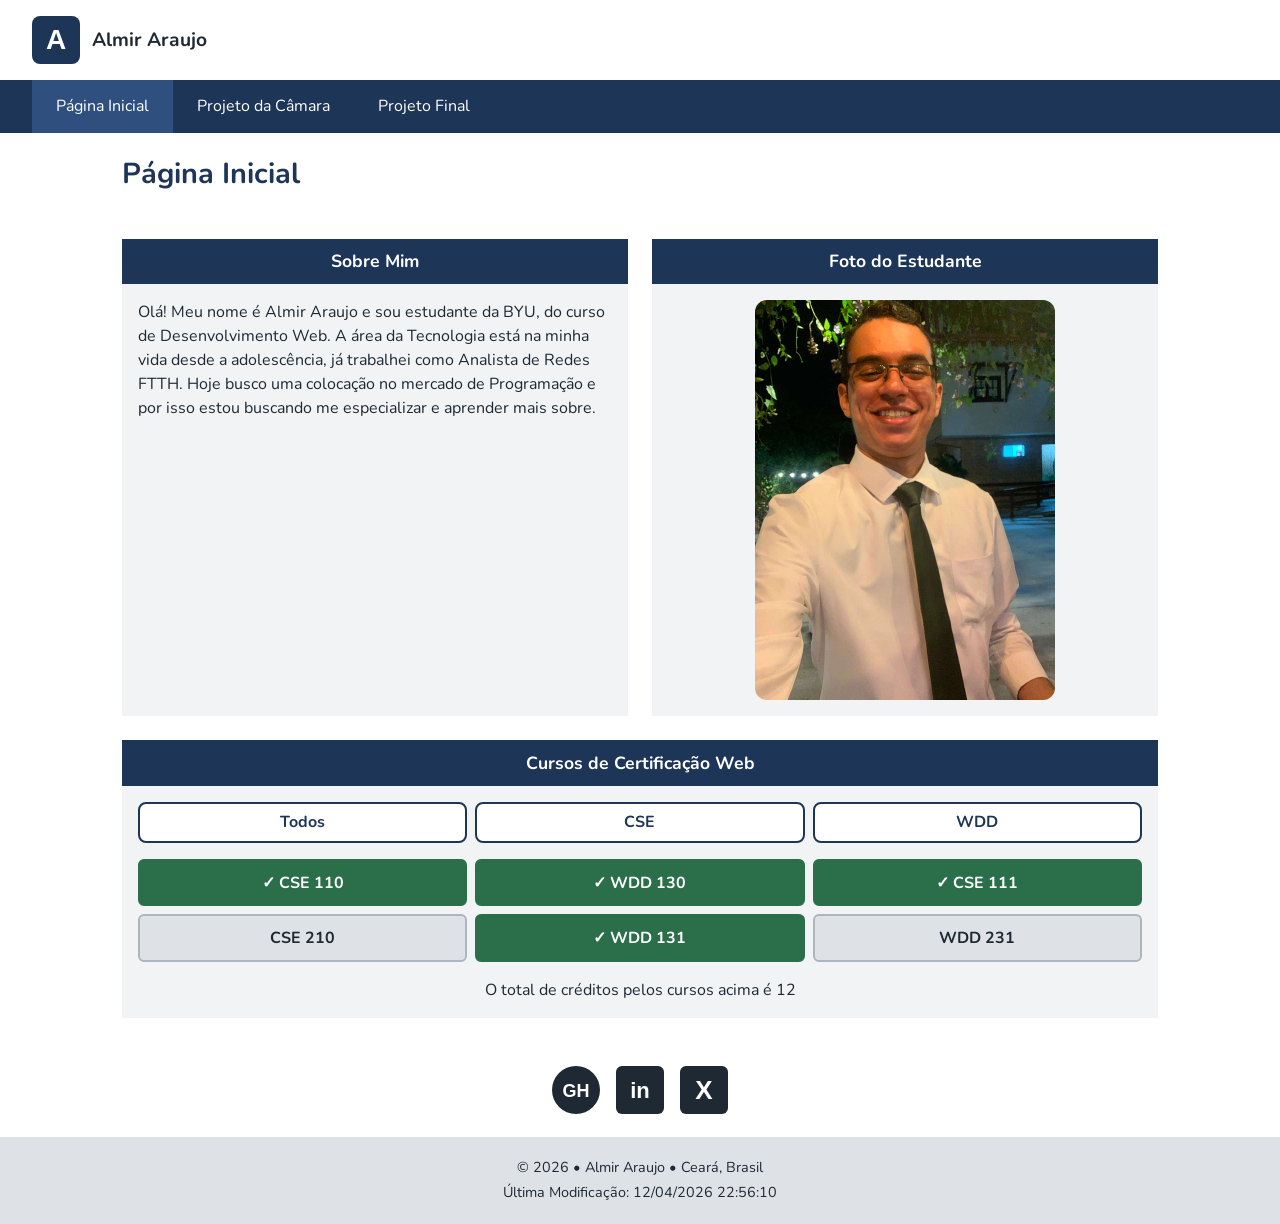
<file: index.html>
<!DOCTYPE html>
<html lang="pt-br">

<head>
  <meta charset="UTF-8">
  <meta name="viewport" content="width=device-width, initial-scale=1.0">

  <title>Página Inicial | Almir Araujo</title>
  <meta name="description" content="Página inicial de Almir Araujo, estudante de desenvolvimento web, com informações pessoais e os cursos do certificado de Programação de Computadores e Web.">
  <meta name="author" content="Almir Araujo">

  <meta property="og:title" content="Almir Araujo">
  <meta property="og:description" content="Página inicial de Almir Araujo, estudante de desenvolvimento web, com informações pessoais e os cursos do certificado de Programação de Computadores e Web.">
  <meta property="og:image" content="https://www.apple.com/ac/structured-data/images/open_graph_logo.png?202110180743" />
  <meta property="og:url" content="https://almiraraujo1.github.io/wdd231">

  <link rel="icon" href="imagens/logo.svg" type="image/svg+xml">
  <link rel="icon" href="imagens/favicon.ico">

  <!-- Fonte do Google Fonts (Nunito) -->
  <link rel="preconnect" href="https://fonts.googleapis.com">
  <link rel="preconnect" href="https://fonts.gstatic.com" crossorigin>
  <link href="https://fonts.googleapis.com/css2?family=Nunito:wght@400;700&display=swap" rel="stylesheet">

  <!-- CSS -->
  <link rel="stylesheet" href="estilos/normalize.css">
  <link rel="stylesheet" href="estilos/telas-pequenas.css">
  <link rel="stylesheet" href="estilos/telas-grandes.css">

  <!-- JavaScript-->
  <script src="scripts/navegacao.js" defer></script>
  <script src="scripts/data.js" defer></script>
  <script src="scripts/curso.js" defer></script>

</head>

<body>

  <!-- CABEÇALHO: Menu hambúrguer -->
  <header>
    <div class="marca">
      <img src="imagens/logo.svg" alt="Logotipo do site" width="48" height="48">
      <span class="nome-site">Almir Araujo</span>
    </div>

    <!-- Obs: O botão só aparece em telas pequenas (o CSS esconde nas grandes) -->
    <button id="botaoMenu" type="button" aria-label="Abrir menu" aria-expanded="false" aria-controls="menu">☰</button>
  </header>

  <nav aria-label="Menu principal">
    <ul id="menu" class="menu">
      <li><a href="index.html" aria-current="page">Página Inicial</a></li>
      <li><a href="camara/index.html">Projeto da Câmara</a></li>
      <li><a href="final/index.html">Projeto Final</a></li>
    </ul>
  </nav>

  <main>
    <h1>Página Inicial</h1>

    <section class="sobre-mim">
      <h2>Sobre Mim</h2>
      <p>Olá! Meu nome é Almir Araujo e sou estudante da BYU, do curso de Desenvolvimento Web. A área da Tecnologia está na minha vida desde a adolescência, já trabalhei como Analista de Redes FTTH. Hoje busco uma colocação no mercado de Programação e por isso estou buscando me especializar e aprender mais sobre.</p>
    </section>

    <section class="foto">
      <h2>Foto do Estudante</h2>
      <img src="imagens/perfil.jpg" alt="Foto de Almir Araujo" width="300" height="300">
    </section>

    <section class="cursos">
      <h2>Cursos de Certificação Web</h2>

      <div class="filtros">
        <button id="botaoTodos" type="button">Todos</button>
        <button id="botaoCSE" type="button">CSE</button>
        <button id="botaoWDD" type="button">WDD</button>
      </div>

      <ul id="listaCursos"></ul>

      <p class="creditos">O total de créditos pelos cursos acima é <span id="totalCreditos">0</span></p>
    </section>
  </main>

  <footer>
    <div class="redes">
      <a href="https://almiraraujo1.github.io/wdd231" target="_blank" rel="noopener" aria-label="GitHub">
        <img src="imagens/github.svg" alt="" width="48" height="48">
      </a>
      <a href="https://www.linkedin.com/in/francisco-almir-de-araujo-8a697866" target="_blank" rel="noopener" aria-label="LinkedIn">
        <img src="imagens/linkedin.svg" alt="" width="48" height="48">
      </a>
      <a href="https://x.com/AlmirAraujo1" target="_blank" rel="noopener" aria-label="X">
        <img src="imagens/redesocial.svg" alt="" width="48" height="48">
      </a>
    </div>

    <div class="rodape-texto">
      <p>&copy; <span id="anoAtual"></span> &bull; Almir Araujo &bull; Ceará, Brasil</p>
      <p id="ultimaModificacao"></p>
    </div>
  </footer>

</body>

</html>
</file>
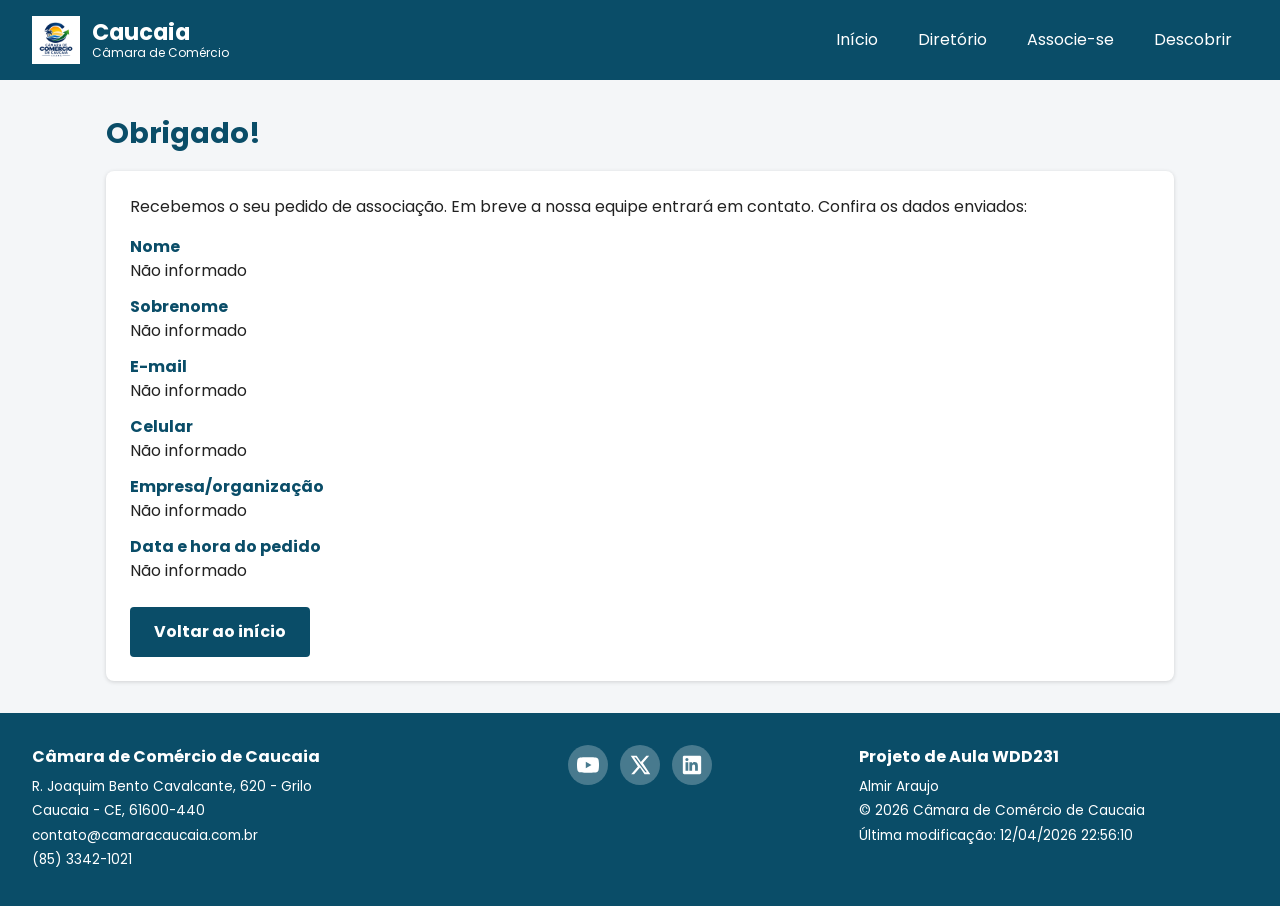
<file: camara/agradecimento.html>
<!DOCTYPE html>
<html lang="pt-BR">
<head>
  <meta charset="UTF-8">
  <meta name="viewport" content="width=device-width, initial-scale=1.0">

  <title>Obrigado | Câmara de Comércio de Caucaia</title>
  <meta name="description" content="Recebemos o seu pedido de associação à Câmara de Comércio de Caucaia.">
  <meta name="author" content="Almir Araujo">

  <!-- Favicon -->
  <link rel="icon" href="imagens/favicon.png" type="image/png">

  <!-- Metas do Facebook (Open Graph) -->
  <meta property="og:title" content="Obrigado | Câmara de Comércio de Caucaia">
  <meta property="og:description" content="Recebemos o seu pedido de associação à Câmara de Comércio de Caucaia.">
  <meta property="og:image" content="https://almiraraujo1.github.io/wdd231/camara/imagens/hero_camara_caucaia.jpg">
  <meta property="og:url" content="https://almiraraujo1.github.io/wdd231/camara/agradecimento.html">
  <meta property="og:type" content="website">

  <!-- Google Fonts -->
  <link rel="preconnect" href="https://fonts.googleapis.com">
  <link rel="preconnect" href="https://fonts.gstatic.com" crossorigin>
  <link href="https://fonts.googleapis.com/css2?family=Poppins:wght@400;700&display=swap" rel="stylesheet">

  <!-- CSS -->
  <link rel="stylesheet" href="estilos/normalize.css">
  <link rel="stylesheet" href="estilos/telas-pequenas.css">
  <link rel="stylesheet" href="estilos/telas-grandes.css">

  <!-- JavaScript -->
  <script src="scripts/navegacao.js" defer></script>
  <script src="scripts/agradecimento.js" defer></script>
</head>
<body>

  <!-- ========== CABEÇALHO ========== -->
  <header>
    <a href="index.html" class="marca">
      <img src="imagens/favicon.png" alt="Logo da Câmara de Comércio de Caucaia" width="48" height="48">
      <span class="marca-texto">
        <span class="nome-site">Caucaia</span>
        <span class="subtitulo-site">Câmara de Comércio</span>
      </span>
    </a>

    <button id="menu-botao" class="botao-menu" aria-label="Abrir menu" aria-expanded="false">☰</button>

    <nav id="menu-principal">
      <ul>
        <li><a href="index.html">Início</a></li>
        <li><a href="diretorio.html">Diretório</a></li>
        <li><a href="associacao.html">Associe-se</a></li>
        <li><a href="diretorio.html">Descobrir</a></li>
      </ul>
    </nav>
  </header>

  <!-- ========== CONTEÚDO PRINCIPAL ========== -->
  <main>
    <h1 class="titulo-pagina">Obrigado<span id="saudacao"></span>!</h1>

    <section class="agradecimento">
      <p>Recebemos o seu pedido de associação. Em breve a nossa equipe entrará em contato. Confira os dados enviados:</p>

      <dl class="dados-enviados">
        <dt>Nome</dt>
        <dd id="dado-nome"></dd>

        <dt>Sobrenome</dt>
        <dd id="dado-sobrenome"></dd>

        <dt>E-mail</dt>
        <dd id="dado-email"></dd>

        <dt>Celular</dt>
        <dd id="dado-celular"></dd>

        <dt>Empresa/organização</dt>
        <dd id="dado-empresa"></dd>

        <dt>Data e hora do pedido</dt>
        <dd id="dado-datahora"></dd>
      </dl>

      <a href="index.html" class="botao-voltar">Voltar ao início</a>
    </section>
  </main>

  <!-- ========== RODAPÉ ========== -->
  <footer>
    <div class="rodape-contato">
      <p class="rodape-titulo">Câmara de Comércio de Caucaia</p>
      <p>R. Joaquim Bento Cavalcante, 620 - Grilo</p>
      <p>Caucaia - CE, 61600-440</p>
      <p>contato@camaracaucaia.com.br</p>
      <p>(85) 3342-1021</p>
    </div>

    <div class="rodape-redes">
      <a href="https://www.youtube.com" target="_blank" rel="noopener">
        <img src="imagens/youtube.svg" alt="YouTube" width="24" height="24">
      </a>
      <a href="https://x.com" target="_blank" rel="noopener">
        <img src="imagens/redesocialx.svg" alt="X" width="24" height="24">
      </a>
      <a href="https://www.linkedin.com" target="_blank" rel="noopener">
        <img src="imagens/linkedin.svg" alt="LinkedIn" width="24" height="24">
      </a>
    </div>

    <div class="rodape-projeto">
      <p class="rodape-titulo">Projeto de Aula WDD231</p>
      <p>Almir Araujo</p>
      <p>&copy; <span id="ano"></span> Câmara de Comércio de Caucaia</p>
      <p>Última modificação: <span id="ultima-modificacao"></span></p>
    </div>
  </footer>

</body>
</html>
</file>
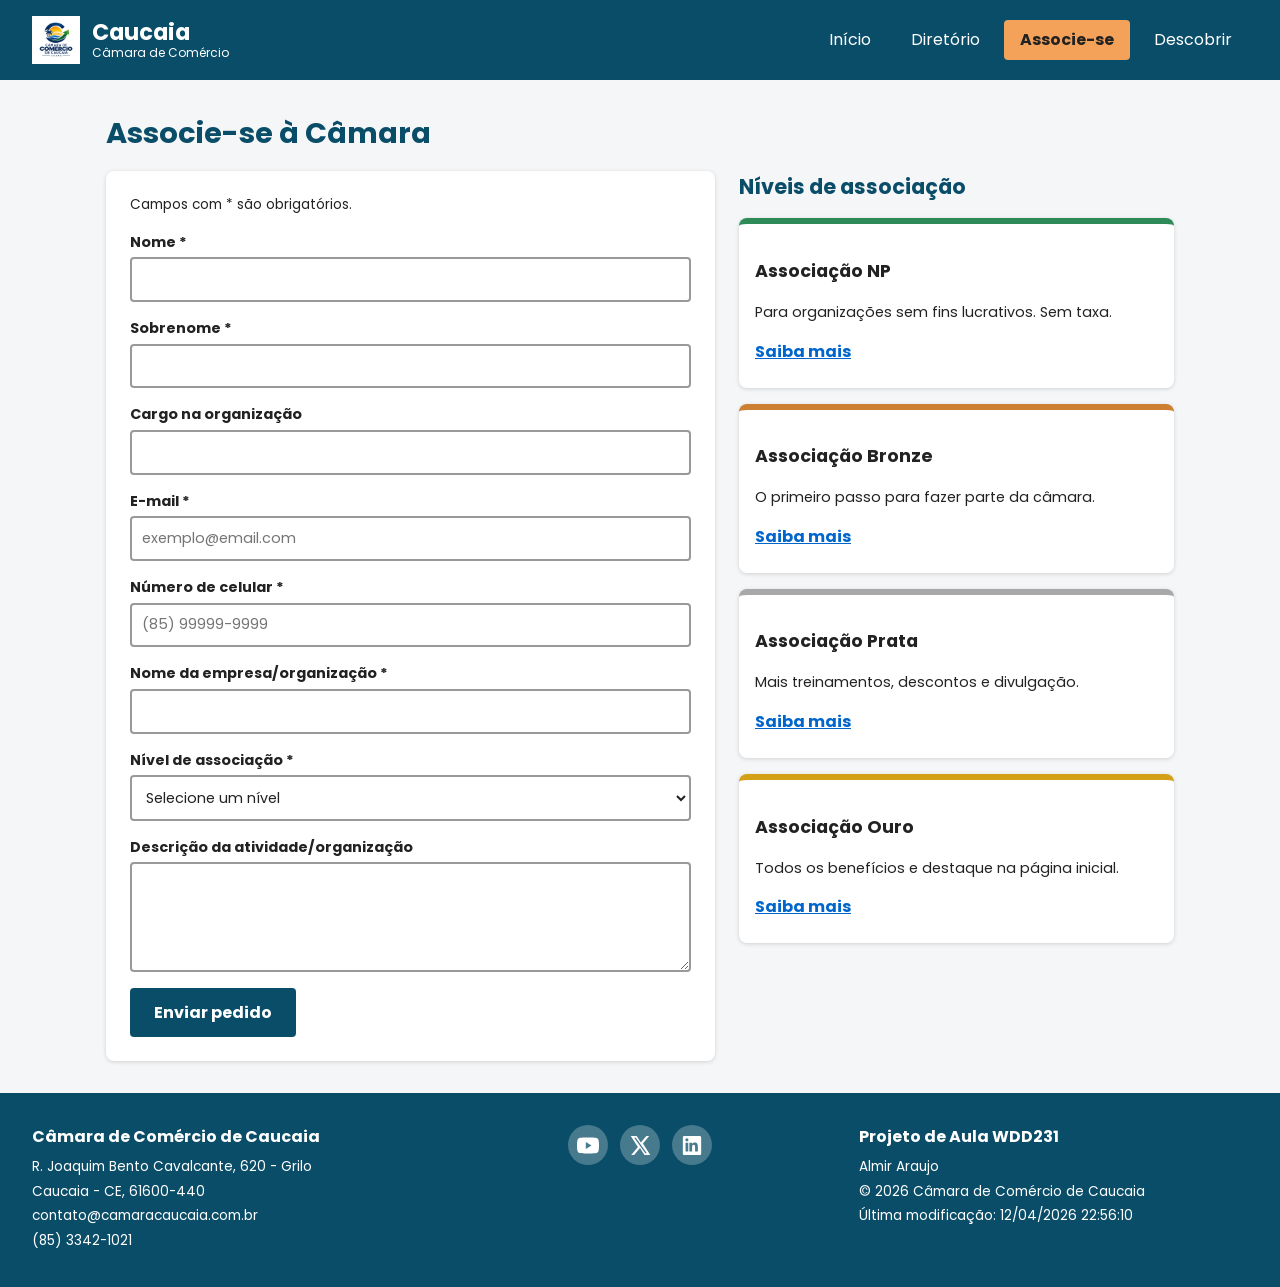
<file: camara/associacao.html>
<!DOCTYPE html>
<html lang="pt-BR">
<head>
  <meta charset="UTF-8">
  <meta name="viewport" content="width=device-width, initial-scale=1.0">

  <title>Associe-se | Câmara de Comércio de Caucaia</title>
  <meta name="description" content="Peça a sua associação à Câmara de Comércio de Caucaia. Conheça os níveis NP, Bronze, Prata e Ouro e preencha o formulário.">
  <meta name="author" content="Almir Araujo">

  <!-- Favicon -->
  <link rel="icon" href="imagens/favicon.png" type="image/png">

  <!-- Metas do Facebook (Open Graph) -->
  <meta property="og:title" content="Associe-se | Câmara de Comércio de Caucaia">
  <meta property="og:description" content="Conheça os níveis de associação e faça parte da Câmara de Comércio de Caucaia.">
  <meta property="og:image" content="https://almiraraujo1.github.io/wdd231/camara/imagens/hero_camara_caucaia.jpg">
  <meta property="og:url" content="https://almiraraujo1.github.io/wdd231/camara/associacao.html">
  <meta property="og:type" content="website">

  <!-- Google Fonts -->
  <link rel="preconnect" href="https://fonts.googleapis.com">
  <link rel="preconnect" href="https://fonts.gstatic.com" crossorigin>
  <link href="https://fonts.googleapis.com/css2?family=Poppins:wght@400;700&display=swap" rel="stylesheet">

  <!-- CSS -->
  <link rel="stylesheet" href="estilos/normalize.css">
  <link rel="stylesheet" href="estilos/telas-pequenas.css">
  <link rel="stylesheet" href="estilos/telas-grandes.css">

  <!-- JavaScript -->
  <script src="scripts/navegacao.js" defer></script>
  <script src="scripts/associacao.js" defer></script>
</head>
<body>

  <!-- ========== CABEÇALHO ========== -->
  <header>
    <a href="index.html" class="marca">
      <img src="imagens/favicon.png" alt="Logo da Câmara de Comércio de Caucaia" width="48" height="48">
      <span class="marca-texto">
        <span class="nome-site">Caucaia</span>
        <span class="subtitulo-site">Câmara de Comércio</span>
      </span>
    </a>

    <button id="menu-botao" class="botao-menu" aria-label="Abrir menu" aria-expanded="false">☰</button>

    <nav id="menu-principal">
      <ul>
        <li><a href="index.html">Início</a></li>
        <li><a href="diretorio.html">Diretório</a></li>
        <li><a href="associacao.html" aria-current="page" class="ativo">Associe-se</a></li>
        <li><a href="diretorio.html">Descobrir</a></li>
      </ul>
    </nav>
  </header>

  <!-- ========== CONTEÚDO PRINCIPAL ========== -->
  <main>
    <h1 class="titulo-pagina">Associe-se à Câmara</h1>

    <div class="associacao">

      <!-- Formulário: método get, envia para a página de agradecimento -->
      <form action="agradecimento.html" method="get" class="formulario">
        <p class="nota-obrigatorio">Campos com * são obrigatórios.</p>

        <label>
          <span>Nome *</span>
          <input type="text" id="nome" name="nome" title="Digite o seu nome" autocomplete="given-name" required>
        </label>

        <label>
          <span>Sobrenome *</span>
          <input type="text" id="sobrenome" name="sobrenome" title="Digite o seu sobrenome" autocomplete="family-name" required>
        </label>

        <!-- pattern: só letras, espaços e hífens, com no mínimo 7 caracteres -->
        <label>
          <span>Cargo na organização</span>
          <input type="text" id="cargo" name="cargo" title="Use apenas letras, espaços e hífens (mínimo de 7 caracteres)" autocomplete="cargo-na-organizacao" pattern="[A-Za-zÀ-ÿ \-]{7,}">
        </label>

        <label>
          <span>E-mail *</span>
          <input type="email" id="email" name="email" title="Digite o seu e-mail" autocomplete="email" placeholder="exemplo@email.com" required>
        </label>

        <label>
          <span>Número de celular *</span>
          <input type="tel" id="celular" name="celular" title="Digite o seu celular com DDD, por exemplo (85) 99999-9999" autocomplete="tel" placeholder="(85) 99999-9999" pattern="\(?\d{2}\)?\s?9?\d{4}-?\d{4}" required>
        </label>

        <label>
          <span>Nome da empresa/organização *</span>
          <input type="text" id="empresa" name="empresa" title="Digite o nome da sua empresa ou organização" autocomplete="organizacao" required>
        </label>

        <label>
          <span>Nível de associação *</span>
          <select id="nivel" name="nivel" title="Escolha o nível de associação" autocomplete="off" required>
            <option value="">Selecione um nível</option>
            <option value="np">Associação NP (sem fins lucrativos, sem taxa)</option>
            <option value="bronze">Associação Bronze</option>
            <option value="silver">Associação Prata</option>
            <option value="gold">Associação Ouro</option>
          </select>
        </label>

        <label>
          <span>Descrição da atividade/organização</span>
          <textarea id="descricao" name="descricao" rows="4" title="Conte um pouco sobre a sua atividade ou organização" autocomplete="off"></textarea>
        </label>

        <!-- Pulo do Gato-Campo oculto: o JavaScript coloca aqui a data e a hora em que a página abriu -->
        <input type="hidden" id="timestamp" name="timestamp">

        <button type="submit" class="botao-enviar">Enviar pedido</button>
      </form>

      <!-- Cartões dos níveis (embaixo do formulário no celular, à direita no computador) -->
      <section class="niveis" aria-labelledby="titulo-niveis">
        <h2 id="titulo-niveis">Níveis de associação</h2>

        <div class="niveis-lista">
          <article class="nivel-cartao nivel-np">
            <h3>Associação NP</h3>
            <p>Para organizações sem fins lucrativos. Sem taxa.</p>
            <a href="diretorio.html" class="link-modal" data-modal="modal-np">Saiba mais</a>
          </article>

          <article class="nivel-cartao nivel-bronze">
            <h3>Associação Bronze</h3>
            <p>O primeiro passo para fazer parte da câmara.</p>
            <a href="diretorio.html" class="link-modal" data-modal="modal-bronze">Saiba mais</a>
          </article>

          <article class="nivel-cartao nivel-prata">
            <h3>Associação Prata</h3>
            <p>Mais treinamentos, descontos e divulgação.</p>
            <a href="diretorio.html" class="link-modal" data-modal="modal-prata">Saiba mais</a>
          </article>

          <article class="nivel-cartao nivel-ouro">
            <h3>Associação Ouro</h3>
            <p>Todos os benefícios e destaque na página inicial.</p>
            <a href="diretorio.html" class="link-modal" data-modal="modal-ouro">Saiba mais</a>
          </article>
        </div>
      </section>

    </div>

    <!-- ===== Modais (janelas com os benefícios de cada nível) ===== -->
    <dialog id="modal-np" class="modal" aria-labelledby="titulo-modal-np">
      <h2 id="titulo-modal-np">Associação NP</h2>
      <p><strong>Taxa:</strong> gratuita</p>
      <ul>
        <li>Para organizações sem fins lucrativos</li>
        <li>Cadastro no diretório de empresas</li>
        <li>Convites para eventos abertos</li>
        <li>Boletim mensal com as novidades</li>
      </ul>
      <button type="button" class="botao-fechar">Fechar</button>
    </dialog>

    <dialog id="modal-bronze" class="modal" aria-labelledby="titulo-modal-bronze">
      <h2 id="titulo-modal-bronze">Associação Bronze</h2>
      <p><strong>Taxa:</strong> R$ 80 por mês</p>
      <ul>
        <li>Tudo da Associação NP</li>
        <li>Link para o seu site no diretório</li>
        <li>1 treinamento por semestre</li>
        <li>10% de desconto em eventos</li>
      </ul>
      <button type="button" class="botao-fechar">Fechar</button>
    </dialog>

    <dialog id="modal-prata" class="modal" aria-labelledby="titulo-modal-prata">
      <h2 id="titulo-modal-prata">Associação Prata</h2>
      <p><strong>Taxa:</strong> R$ 150 por mês</p>
      <ul>
        <li>Tudo da Associação Bronze</li>
        <li>2 treinamentos por semestre</li>
        <li>20% de desconto em eventos</li>
        <li>Divulgação nas redes sociais da câmara</li>
        <li>Chance de aparecer em destaque na página inicial</li>
      </ul>
      <button type="button" class="botao-fechar">Fechar</button>
    </dialog>

    <dialog id="modal-ouro" class="modal" aria-labelledby="titulo-modal-ouro">
      <h2 id="titulo-modal-ouro">Associação Ouro</h2>
      <p><strong>Taxa:</strong> R$ 300 por mês</p>
      <ul>
        <li>Tudo da Associação Prata</li>
        <li>Treinamentos ilimitados</li>
        <li>30% de desconto em eventos</li>
        <li>Eventos exclusivos para membros Ouro</li>
        <li>Posição de destaque na página inicial</li>
        <li>Espaço de publicidade nos eventos da câmara</li>
      </ul>
      <button type="button" class="botao-fechar">Fechar</button>
    </dialog>

  </main>

  <!-- ========== RODAPÉ ========== -->
  <footer>
    <div class="rodape-contato">
      <p class="rodape-titulo">Câmara de Comércio de Caucaia</p>
      <p>R. Joaquim Bento Cavalcante, 620 - Grilo</p>
      <p>Caucaia - CE, 61600-440</p>
      <p>contato@camaracaucaia.com.br</p>
      <p>(85) 3342-1021</p>
    </div>

    <div class="rodape-redes">
      <a href="https://www.youtube.com" target="_blank" rel="noopener">
        <img src="imagens/youtube.svg" alt="YouTube" width="24" height="24">
      </a>
      <a href="https://x.com" target="_blank" rel="noopener">
        <img src="imagens/redesocialx.svg" alt="X" width="24" height="24">
      </a>
      <a href="https://www.linkedin.com" target="_blank" rel="noopener">
        <img src="imagens/linkedin.svg" alt="LinkedIn" width="24" height="24">
      </a>
    </div>

    <div class="rodape-projeto">
      <p class="rodape-titulo">Projeto de Aula WDD231</p>
      <p>Almir Araujo</p>
      <p>&copy; <span id="ano"></span> Câmara de Comércio de Caucaia</p>
      <p>Última modificação: <span id="ultima-modificacao"></span></p>
    </div>
  </footer>

</body>
</html>
</file>
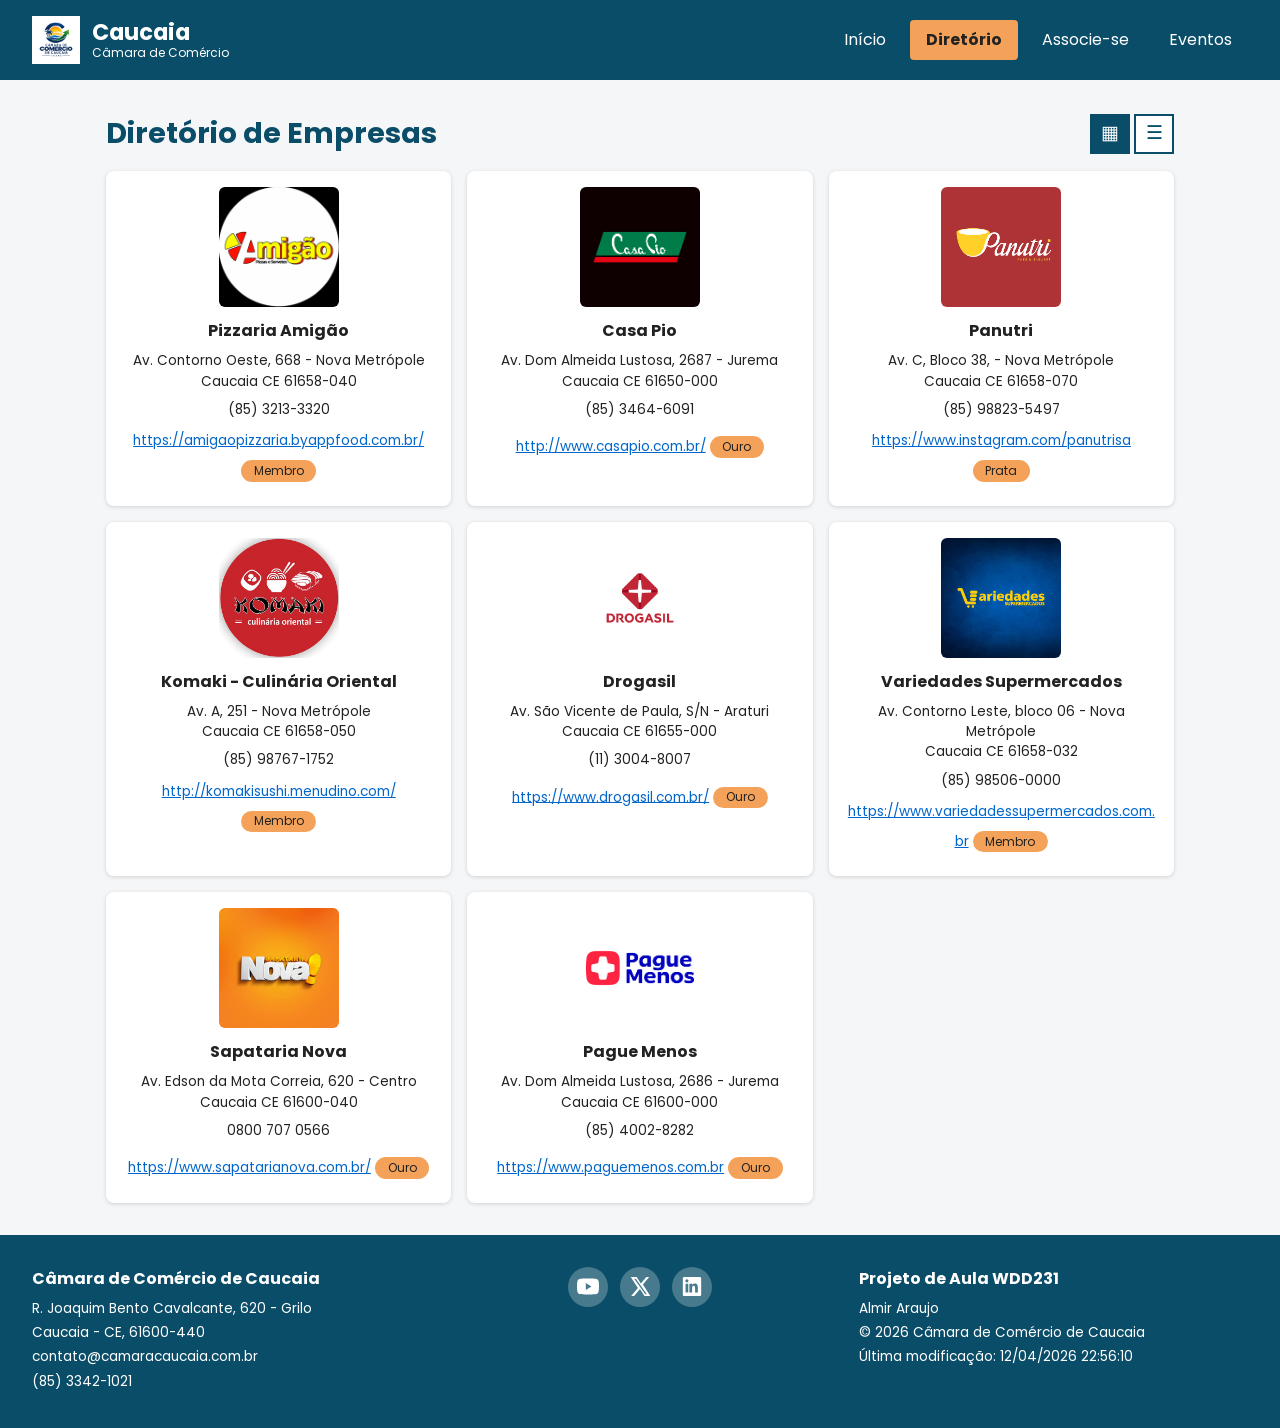
<file: camara/diretorio.html>
<!DOCTYPE html>
<html lang="pt-BR">
<head>
  <meta charset="UTF-8">
  <meta name="viewport" content="width=device-width, initial-scale=1.0">

  <title>Diretório de Empresas | Câmara de Comércio de Caucaia</title>
  <meta name="description" content="Conheça as empresas associadas à Câmara de Comércio de Caucaia, no Ceará: endereços, telefones e sites dos negócios da nossa cidade.">
  <meta name="author" content="Almir Araujo">

  <!-- Favicon -->
  <link rel="icon" href="imagens/favicon.png" type="image/png">

  <!-- Metas do Facebook (Open Graph) -->
  <meta property="og:title" content="Diretório de Empresas | Câmara de Comércio de Caucaia">
  <meta property="og:description" content="Conheça as empresas associadas à Câmara de Comércio de Caucaia e apoie o comércio local.">
  <meta property="og:image" content="https://almiraraujo1.github.io/wdd231/camara/imagens/favicon.svg">
  <meta property="og:url" content="https://almiraraujo1.github.io/wdd231/camara/diretorio.html">
  <meta property="og:type" content="website">

  <!-- CSS -->
  <link rel="preconnect" href="https://fonts.googleapis.com">
  <link rel="preconnect" href="https://fonts.gstatic.com" crossorigin>
  <link href="https://fonts.googleapis.com/css2?family=Poppins:wght@400;700&display=swap" rel="stylesheet">
  
  <link rel="stylesheet" href="estilos/normalize.css">
  <link rel="stylesheet" href="estilos/telas-pequenas.css">
  <link rel="stylesheet" href="estilos/telas-grandes.css">

  <!-- JavaScript -->
  <script src="scripts/navegacao.js" defer></script>
  <script src="scripts/diretorio.js" defer></script>
</head>
<body>

  <!-- ========== CABEÇALHO ========== -->
  <header>
    <a href="index.html" class="marca">
      <img src="imagens/favicon.png" alt="Logo da Câmara de Comércio de Caucaia" width="48" height="48">
      <span class="marca-texto">
        <span class="nome-site">Caucaia</span>
        <span class="subtitulo-site">Câmara de Comércio</span>
      </span>
    </a>

    <!-- Botão do menu (só aparece no celular) -->
    <button id="menu-botao" class="botao-menu" aria-label="Abrir menu" aria-expanded="false">☰</button>

    <!-- Navegação principal -->
    <nav id="menu-principal">
      <ul>
        <li><a href="index.html">Início</a></li>
        <li><a href="diretorio.html" aria-current="page" class="ativo">Diretório</a></li>
        <li><a href="associacao.html">Associe-se</a></li>
        <li><a href="diretorio.html">Eventos</a></li>
      </ul>
    </nav>
  </header>

  <!-- ========== CONTEÚDO PRINCIPAL ========== -->
  <main>
    <div class="topo-diretorio">
      <h1>Diretório de Empresas</h1>

      <!-- Botões(Grade e Lista) -->
      <div class="botoes-visao">
        <button id="botao-grade" class="ativo" aria-label="Ver em grade" aria-pressed="true">▦</button>
        <button id="botao-lista" aria-label="Ver em lista" aria-pressed="false">☰</button>
      </div>
    </div>

    <!-- Criação cartões das empresas - JavaScript -->
    <section id="membros" class="grade">
      <p>Carregando empresas...</p>
    </section>
  </main>

  <!-- ========== RODAPÉ ========== -->
  <footer>
  <div class="rodape-contato">
    <p class="rodape-titulo">Câmara de Comércio de Caucaia</p>
    <p>R. Joaquim Bento Cavalcante, 620 - Grilo</p>
    <p>Caucaia - CE, 61600-440</p>
    <p>contato@camaracaucaia.com.br</p>
    <p>(85) 3342-1021</p>
  </div>

  <div class="rodape-redes">
    <a href="https://www.youtube.com" target="_blank" rel="noopener">
      <img src="imagens/youtube.svg" alt="YouTube" width="24" height="24">
    </a>
    <a href="https://x.com" target="_blank" rel="noopener">
      <img src="imagens/redesocialx.svg" alt="X" width="24" height="24">
    </a>
    <a href="https://www.linkedin.com" target="_blank" rel="noopener">
      <img src="imagens/linkedin.svg" alt="LinkedIn" width="24" height="24">
    </a>
  </div>

  <div class="rodape-projeto">
    <p class="rodape-titulo">Projeto de Aula WDD231</p>
    <p>Almir Araujo</p>
    <p>&copy; <span id="ano"></span> Câmara de Comércio de Caucaia</p>
    <p>Última modificação: <span id="ultima-modificacao"></span></p>
  </div>
  </footer>

</body>
</html>
</file>
<file: estilos/telas-pequenas.css>
:root {
  --cor-escura: #1d3557;
  --cor-destaque: #2f4f7f;
  --cor-hover: #3d5f94;
  --cor-clara: #f1f3f5;
  --cor-cartao: #dee2e6;
  --cor-texto: #1f2933;
  --cor-concluido: #2a6f4a;
}

* {
  box-sizing: border-box;
}

body {
  font-family: "Nunito", Arial, sans-serif;
  color: var(--cor-texto);
  background-color: #ffffff;
  line-height: 1.5;
}

header {
  display: flex;
  justify-content: space-between; 
  align-items: center;
  padding: 0.5rem 1rem;
}

.marca {
  display: flex;
  align-items: center;
  gap: 0.75rem;
}

.nome-site {
  font-size: 1.2rem;
  font-weight: 700;
}

#botaoMenu {
  width: 48px;
  height: 48px;
  font-size: 1.5rem;
  color: var(--cor-escura);
  background-color: var(--cor-clara);
  border: 2px solid var(--cor-escura);
  border-radius: 4px;
  cursor: pointer;
}

nav {
  background-color: var(--cor-escura);
  color: #ffffff; 
}

.menu {
  display: none;
  list-style: none;
  margin: 0;
  padding: 0;
}

.menu.aberto {
  display: block;
}

.menu a {
  display: block;
  padding: 0.9rem 1rem;
  color: #ffffff;
  text-decoration: none;
  border-top: 1px solid var(--cor-destaque);
}

.menu a:hover {
  background-color: var(--cor-hover);
}

.menu a[aria-current="page"] {
  background-color: var(--cor-destaque);
}

main {
  padding: 0 1rem 1.5rem 1rem; 
}

h1 {
  font-size: 1.8rem;
  color: var(--cor-escura);
}

section {
  background-color: var(--cor-clara);
  margin-bottom: 1.5rem;
  padding-bottom: 1rem;
}

h2 {
  margin: 0 0 1rem 0;
  padding: 0.6rem;
  font-size: 1.1rem;
  text-align: center;
  color: #ffffff;
  background-color: var(--cor-escura);
}

section p {
  margin: 0;
  padding: 0 1rem;
}

.foto img {
  display: block;
  width: 100%;
  max-width: 300px;
  height: auto;
  margin: 0 auto;
  border-radius: 12px;
}

/* ----- Cursos ----- */
.filtros {
  display: flex;
  gap: 0.5rem;
  padding: 0 1rem 1rem 1rem;
}

.filtros button {
  flex: 1; 
  padding: 0.6rem;
  font-family: inherit;
  font-weight: 700;
  color: var(--cor-escura);
  background-color: #ffffff;
  border: 2px solid var(--cor-escura);
  border-radius: 8px;
  cursor: pointer;
}

.filtros button:hover {
  background-color: var(--cor-cartao);
}

#listaCursos {
  display: grid;
  gap: 0.5rem;
  list-style: none;
  margin: 0;
  padding: 0 1rem 1rem 1rem;
}

#listaCursos li {
  padding: 0.6rem;
  text-align: center;
  font-weight: 700;
  background-color: var(--cor-cartao);
  border: 2px solid #adb5bd;
  border-radius: 6px;
}

/* Curso concluído */
#listaCursos li.concluido {
  color: #ffffff;
  background-color: var(--cor-concluido);
  border-color: var(--cor-concluido);
}

.creditos {
  text-align: center;
}

.redes {
  display: flex;
  justify-content: center;
  gap: 1rem;
  padding: 1rem 0;
}

.rodape-texto {
  padding: 1rem;
  text-align: center;
  font-size: 0.9rem;
  background-color: var(--cor-cartao);
}

.rodape-texto p {
  margin: 0.25rem 0;
}

a:focus-visible,
button:focus-visible {
  outline: 3px solid #f4a261;
  outline-offset: 2px;
}
</file>
<file: estilos/telas-grandes.css>
@media (min-width: 700px) {

  header {
    padding: 1rem 2rem;
  }

  #botaoMenu {
    display: none;
  }

  .menu,
  .menu.aberto {
    display: flex;
    padding: 0 2rem;
  }

  .menu a {
    padding: 0.9rem 1.5rem;
    border-top: none;
  }

  main {
    display: grid;
    grid-template-columns: 1fr 1fr;
    gap: 1.5rem;
    max-width: 1100px;
    margin: 0 auto;
    padding: 0 2rem 2rem 2rem;
  }

  h1,
  .cursos {
    grid-column: 1 / -1;
  }

  section {
    margin-bottom: 0;
  }

  #listaCursos {
    grid-template-columns: repeat(3, 1fr);
  }
}
</file>
<file: camara/estilos/telas-pequenas.css>
/* ===== Estilos para telas pequenas (celular, a partir de 320px) ===== */

:root {
  --cor-primaria: #0a4d68;   
  --cor-secundaria: #f4a259;  
  --cor-fundo: #f4f6f8;
  --cor-texto: #222222;
}

body {
  font-family: "Poppins", Arial, Helvetica, sans-serif;
  background-color: var(--cor-fundo);
  color: var(--cor-texto);
  line-height: 1.5;
}

/* Plus: Mostra um contorno quando a pessoa usa o teclado!!! */
a:focus-visible,
button:focus-visible {
  outline: 3px solid var(--cor-secundaria);
  outline-offset: 2px;
}

/* ----- Cabeçalho ----- */
header {
  background-color: var(--cor-primaria);
  color: white;
  padding: 0.75rem 1rem;
  display: flex;
  flex-wrap: wrap;                 
  justify-content: space-between;
  align-items: center;
}

.nome-site {
  font-size: 1.1rem;
  font-weight: bold;
}

.botao-menu {
  background: transparent;
  color: white;
  border: 1px solid white;
  border-radius: 4px;
  font-size: 1.5rem;
  padding: 0.1rem 0.7rem;
  cursor: pointer;
}

/* Segredo do Menu: O menu fica escondido até clicar no botão */
nav {
  display: none;
  width: 100%;
}

nav.aberto {
  display: block;
}

nav a {
  display: block;
  padding: 0.75rem 0.5rem;
  color: white;
  text-decoration: none;
  border-top: 1px solid rgba(255, 255, 255, 0.3);
}

nav a.ativo {
  background-color: var(--cor-secundaria);
  color: var(--cor-texto);
  font-weight: bold;
}

/* ----- Conteúdo principal ----- */
main {
  padding: 1rem;
}

.topo-diretorio {
  display: flex;
  justify-content: space-between;
  align-items: center;
  margin-bottom: 1rem;
}

.topo-diretorio h1 {
  font-size: 1.5rem;
  color: var(--cor-primaria);
}

/* Botões de Grade e Lista */
.botoes-visao button {
  width: 2.5rem;
  height: 2.5rem;
  background-color: white;
  color: var(--cor-primaria);
  border: 2px solid var(--cor-primaria);
  font-size: 1.2rem;
  cursor: pointer;
}
.botoes-visao button.ativo {
  background-color: var(--cor-primaria);
  color: white;
}

/* ----- Área dos Cartões ----- */
#membros {
  display: grid;
  gap: 1rem;
}

#membros.grade {
  grid-template-columns: 1fr;
}

.cartao {
  background-color: white;
  border-radius: 8px;
  padding: 1rem;
  text-align: center;
  box-shadow: 0 1px 4px rgba(0, 0, 0, 0.15);
}

.cartao img {
  width: 120px;
  height: 120px;
  object-fit: cover;
  margin: 0 auto 0.75rem auto;
  border-radius: 6px;
}

.cartao h2 {
  font-size: 1rem;
  margin-bottom: 0.5rem;
}

.cartao p {
  font-size: 0.85rem;
  margin-bottom: 0.5rem;
}

.cartao a {
  font-size: 0.85rem;
  color: #0066cc;
  overflow-wrap: anywhere; 
}

/* Etiqueta - Nível de Associação */
.cartao .nivel {
  display: inline-block;
  background-color: var(--cor-secundaria);
  border-radius: 1rem;
  padding: 0.1rem 0.8rem;
  font-size: 0.75rem;
  margin-top: 0.5rem;
}

/* ----- Visão Lista ----- */
#membros.lista {
  gap: 0;   
}

#membros.lista .cartao {
  text-align: left;
  border-radius: 0;
  box-shadow: none;
  padding: 0.75rem 1rem;
}

#membros.lista .cartao:nth-child(odd) {
  background-color: #e8f3f6;
}

#membros.lista .cartao img,
#membros.lista .cartao .nivel {
  display: none;
}

/* ----- Rodapé ----- */
footer {
  background-color: var(--cor-primaria);   
  color: white;                            
  padding: 1.5rem 1rem;
  display: grid;
  gap: 1.5rem;
  font-size: 0.85rem;
}

/* Título em negrito */
.rodape-titulo {
  font-weight: bold;
  font-size: 1rem;
  margin-bottom: 0.5rem;
}

footer p {
  margin-bottom: 0.25rem;
}

.rodape-redes {
  display: flex;
  gap: 0.75rem;
}

.rodape-redes a {
  display: flex;
  align-items: center;
  justify-content: center;
  width: 2.5rem;
  height: 2.5rem;
  background-color: rgba(255, 255, 255, 0.25);
  border-radius: 50%;   
}

.rodape-redes img {
  width: 1.4rem;
  height: 1.4rem;
}

/* Início CSS Página Inicial */

/* ----- Cabeçalho: logo e nome ----- */
.marca {
  display: flex;
  align-items: center;
  gap: 0.75rem;
  color: inherit;
  text-decoration: none;
}

.marca img {
  width: 48px;
  height: 48px;
  background-color: #ffffff;
  border: 1px solid #ffffff;
}

.marca-texto {
  display: flex;
  flex-direction: column;
  line-height: 1.2;
}

.subtitulo-site {
  font-size: 0.75rem;
}

/* ----- Página inicial: hero e botão CTA ----- */
.hero {
  position: relative;
  margin-bottom: 1.5rem;
}

.hero img {
  width: 100%;
  height: 220px;
  object-fit: cover;   
}

.botao-cta {
  position: absolute;
  right: 1rem;
  bottom: 1rem;
  background-color: var(--cor-secundaria);
  color: var(--cor-texto);
  font-weight: bold;
  text-decoration: none;
  padding: 0.6rem 1.2rem;
  border-radius: 4px;
}

.botao-cta:hover {
  background-color: #ffffff;
}

.titulo-pagina {
  font-size: 1.5rem;
  color: var(--cor-primaria);
  margin-bottom: 1rem;
}

/* ----- Painel: eventos, clima e previsão ----- */
.painel {
  display: grid;
  gap: 1rem;
  margin-bottom: 1.5rem;
}

.caixa {
  border: 1px solid #cccccc;
  display: flex;             
  flex-direction: column;
}

.caixa h2 {
  background-color: var(--cor-primaria);
  color: #ffffff;
  font-size: 1rem;
  padding: 0.75rem 1rem;
}

.caixa-conteudo {
  background-color: #e5e5e5;
  padding: 1rem;
  flex: 1;                   
}

/* Eventos */
.lista-eventos li {
  display: flex;
  gap: 0.75rem;
  padding: 0.5rem 0;
  border-bottom: 1px solid #cccccc;
  font-size: 0.9rem;
}

.lista-eventos time {
  font-weight: bold;
  min-width: 3rem;
}

/* Clima */
.clima-conteudo {
  display: flex;
  align-items: center;
  gap: 1rem;
  font-size: 0.85rem;
}

.clima-conteudo img {
  width: 80px;
  height: 80px;
}

.temperatura-atual {
  font-size: 1.8rem;
  font-weight: bold;
}

.descricao-clima {
  font-weight: bold;
  text-transform: capitalize;
}

/* Previsão */
.nota-previsao {
  font-size: 0.85rem;
  margin-bottom: 0.5rem;
}

.lista-previsao li {
  font-size: 1.1rem;
  margin-bottom: 0.25rem;
}

/* ----- Empresas em Destaque ----- */
.titulo-secao {
  font-size: 1.3rem;
  color: var(--cor-primaria);
  margin-bottom: 1rem;
}

.destaques-lista {
  display: grid;
  gap: 1rem;
}

.destaque {
  background-color: #e5e5e5;
  padding: 1rem;
}

.destaque h3 {
  text-align: center;
  font-size: 1.1rem;
}

.slogan {
  text-align: center;
  font-size: 0.8rem;
  padding-bottom: 0.75rem;
  margin-bottom: 0.75rem;
  border-bottom: 2px solid #999999;   /* a linha do wireframe */
}

.destaque-corpo {
  display: flex;
  gap: 0.75rem;
  align-items: flex-start;
  font-size: 0.8rem;
}

.destaque-corpo img {
  width: 90px;
  height: 90px;
  object-fit: cover;
  flex-shrink: 0;
}

.destaque-corpo li {
  margin-bottom: 0.25rem;
  overflow-wrap: anywhere;   
}

.destaque-corpo a {
  color: #0066cc;
}

/* Final CSS Página Inicial */

/* Início CSS Página de Associação */

/* ----- Formulário ----- */
.associacao {
  display: grid;
  gap: 1.5rem;
}

.formulario {
  background-color: #ffffff;
  padding: 1rem;
  border-radius: 8px;
  box-shadow: 0 1px 4px #00000026;
}

.nota-obrigatorio {
  font-size: 0.85rem;
  margin-bottom: 1rem;
}

.formulario label {
  display: block;
  margin-bottom: 1rem;
  font-size: 0.9rem;
  font-weight: bold;
}

.formulario input,
.formulario select,
.formulario textarea {
  display: block;
  width: 100%;
  margin-top: 0.25rem;
  padding: 0.6rem;
  border: 2px solid #999999;
  border-radius: 4px;
  background-color: #ffffff;
  color: var(--cor-texto);
  font: inherit;
  font-weight: normal;
}

.formulario input:focus,
.formulario select:focus,
.formulario textarea:focus {
  outline: 3px solid var(--cor-secundaria);
  border-color: var(--cor-primaria);
}

/* Borda vermelha quando o campo foi preenchido errado */
.formulario input:user-invalid {
  border-color: #c0392b;
}

/* Botões: enviar, fechar a janela e voltar */
.botao-enviar,
.botao-fechar,
.botao-voltar {
  display: inline-block;
  background-color: var(--cor-primaria);
  color: #ffffff;
  border: none;
  border-radius: 4px;
  padding: 0.8rem 1.5rem;
  font: inherit;
  font-weight: bold;
  text-align: center;
  text-decoration: none;
  cursor: pointer;
}

.formulario .botao-enviar {
  width: 100%;
}

.botao-enviar:hover,
.botao-fechar:hover,
.botao-voltar:hover {
  background-color: #083a4f;
}

/* ----- Cartões dos níveis ----- */
.niveis h2 {
  font-size: 1.3rem;
  color: var(--cor-primaria);
  margin-bottom: 1rem;
}

.niveis-lista {
  display: grid;
  gap: 1rem;
}

.nivel-cartao {
  background-color: #ffffff;
  border-top: 6px solid #999999;
  border-radius: 8px;
  padding: 1rem;
  box-shadow: 0 1px 4px #00000026;
  animation: entrada-cartao 0.8s ease-out both;   /* Animação ao abrir a página */
}

/* Pulo do Gato: Cada cartão começa um pouquinho depois do anterior */
.nivel-cartao:nth-child(2) {
  animation-delay: 0.2s;
}

.nivel-cartao:nth-child(3) {
  animation-delay: 0.4s;
}

.nivel-cartao:nth-child(4) {
  animation-delay: 0.6s;
}

/* Cor da borda de cada nível */
.nivel-np {
  border-top-color: #2e8b57;
}

.nivel-bronze {
  border-top-color: #cd7f32;
}

.nivel-prata {
  border-top-color: #a8a8a8;
}

.nivel-ouro {
  border-top-color: #d4a017;
}

.nivel-cartao h3 {
  font-size: 1.1rem;
}

.nivel-cartao p {
  font-size: 0.9rem;
  margin-bottom: 0.5rem;
}

.nivel-cartao a {
  display: inline-block;
  padding: 0.5rem 0;
  color: #0066cc;
  font-weight: bold;
}


@keyframes entrada-cartao {
  from {
    opacity: 0;
    transform: translateY(20px);
  }
  to {
    opacity: 1;
    transform: translateY(0);
  }
}

/* Quem prefere menos movimento não vê a animação */
@media (prefers-reduced-motion: reduce) {
  .nivel-cartao {
    animation: none;
  }
}

/* ----- Modais ----- */
.modal {
  width: 90%;
  max-width: 420px;
  border: none;
  border-radius: 8px;
  padding: 1.5rem;
}

.modal::backdrop {
  background-color: #00000099;   /* fundo escuro atrás da janela */
}

.modal h2 {
  font-size: 1.3rem;
  color: var(--cor-primaria);
  margin-bottom: 0.75rem;
}

.modal ul {
  list-style: disc;
  padding-left: 1.25rem;
  margin: 0.75rem 0 1rem 0;
}

.modal li {
  font-size: 0.9rem;
  margin-bottom: 0.4rem;
}

/* ----- Página de agradecimento ----- */
.agradecimento {
  background-color: #ffffff;
  padding: 1.5rem;
  border-radius: 8px;
  box-shadow: 0 1px 4px #00000026;
}

.dados-enviados {
  margin: 1rem 0 1.5rem 0;
}

.dados-enviados dt {
  font-weight: bold;
  color: var(--cor-primaria);
}

.dados-enviados dd {
  margin: 0 0 0.75rem 0;
  overflow-wrap: anywhere;   
}

/* Final CSS Página de Associação */
</file>
<file: camara/estilos/telas-grandes.css>
/* ===== Estilos para telas grandes (768px ou mais) ===== */

@media (min-width: 768px) {

  /* Cabeçalho: nome do site de um lado e menu do outro */
  header {
    flex-wrap: nowrap;
    padding: 1rem 2rem;
  }

  .nome-site {
    font-size: 1.4rem;
  }

  /* O botão do menu some, porque o menu já aparece */
  .botao-menu {
    display: none;
  }

  nav {
    display: block;
    width: auto;
  }

  nav ul {
    display: flex;
    gap: 0.5rem;
  }

  nav a {
    border-top: none;
    border-radius: 4px;
    padding: 0.5rem 1rem;
  }

  nav a:hover {
    background-color: rgba(255, 255, 255, 0.2);
  }

  nav a.ativo:hover {
    background-color: var(--cor-secundaria);
  }

  /* Conteúdo centralizado, com largura máxima */
  main {
    max-width: 1100px;
    margin: 0 auto;
    padding: 2rem 1rem;
  }

  .topo-diretorio h1 {
    font-size: 1.8rem;
  }

  #membros.grade {
    grid-template-columns: repeat(3, 1fr);
  }

  /* Lista com colunas: nome | endereço | telefone | site */
  #membros.lista .cartao {
    display: grid;
    grid-template-columns: 1.2fr 1.5fr 1fr 1.6fr;
    gap: 1rem;
    align-items: center;
  }

  #membros.lista .cartao h2,
  #membros.lista .cartao p {
    margin-bottom: 0;
  }

  footer {
    grid-template-columns: repeat(3, 1fr);
    padding: 2rem;
  }

  .rodape-redes {
    justify-content: center;
    align-items: flex-start;
  }


  /* Início CSS Página Inicial */
  /* Página inicial: hero mais alta */
  .hero img {
    height: 400px;
  }

  .titulo-pagina {
    font-size: 1.8rem;
  }

  /* Painel em 3 colunas: eventos (mais largo), clima e previsão */
  .painel {
    grid-template-columns: 2fr 1.3fr 1fr;
  }

  /* 3 empresas lado a lado */
  .destaques-lista {
    grid-template-columns: repeat(3, 1fr);
  }
  /* Final CSS Página Inicial */
  
  /* Início CSS Página de Associação */
  /* Formulário à esquerda e cartões dos níveis à direita */
  .associacao {
    grid-template-columns: 1.4fr 1fr;
    align-items: start;
  }

  .formulario {
    padding: 1.5rem;
  }

  .formulario .botao-enviar {
    width: auto;
  }
  /* Final CSS Página de Associação */
}
</file>
